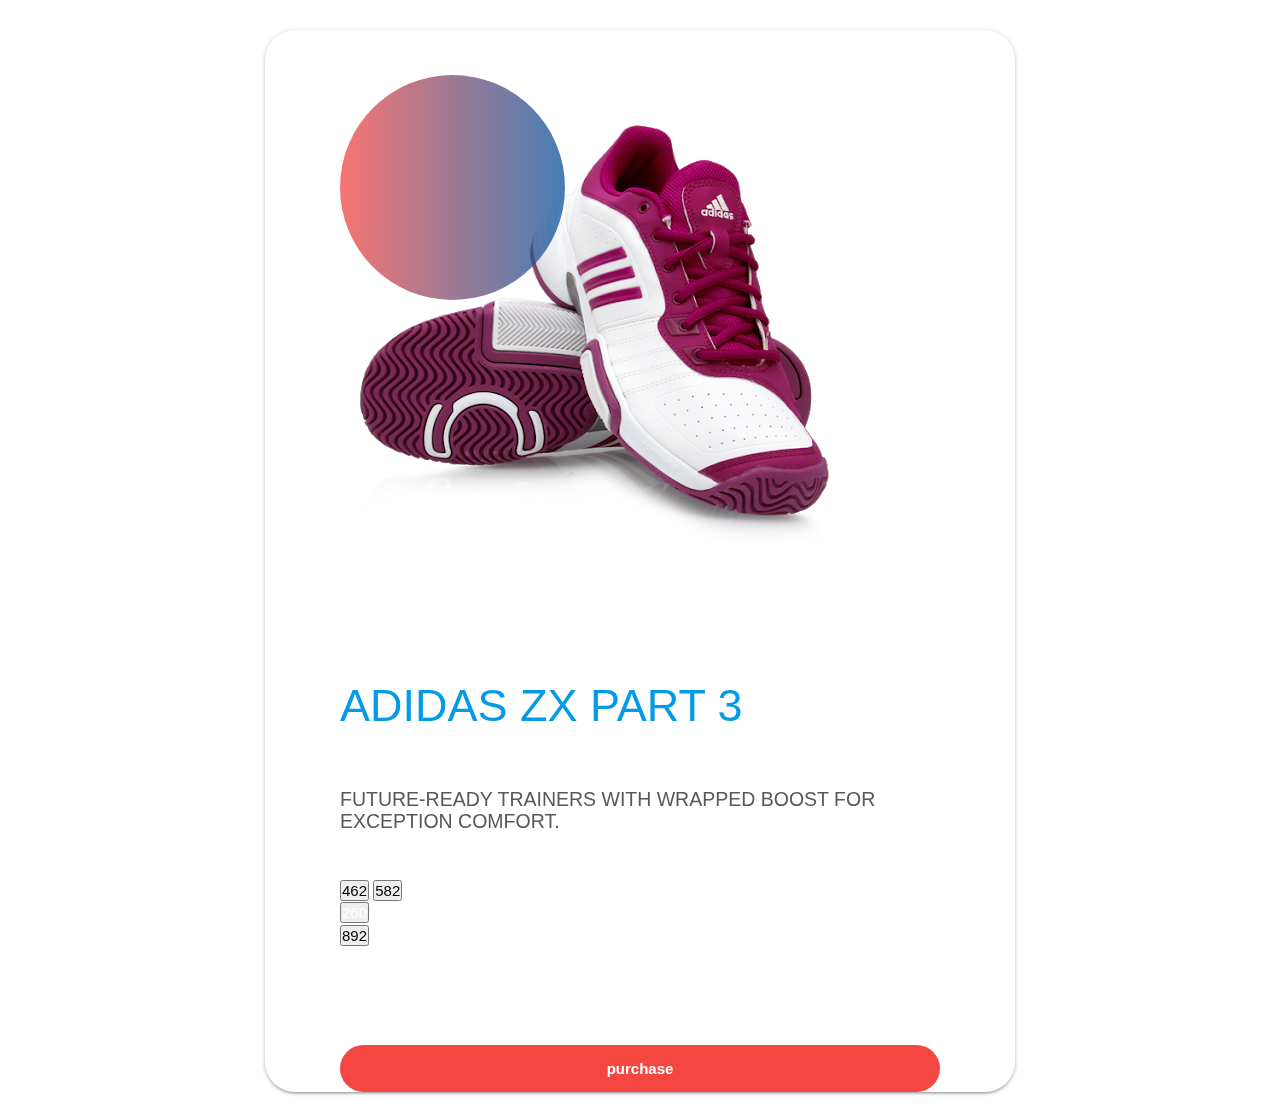
<file: index1.html>
<!DOCTYPE html>
<html>




<head>
	<title>Addidas zx version</title>
	<link rel="stylesheet" type="text/css" href="style.css">
	<link rel="preconnect" href="https://fonts.gstatic.com">
<link href="https://fonts.googleapis.com/css2?family=Poppins:wght@300&display=swap" rel="stylesheet">

<link rel="stylesheet" href="https://cdnjs.cloudflare.com/ajax/libs/materialize/1.0.0/css/materialize.min.css">

	 <script src="https://cdnjs.cloudflare.com/ajax/libs/jquery/3.5.1/jquery.min.js" integrity="sha512-bLT0Qm9VnAYZDflyKcBaQ2gg0hSYNQrJ8RilYldYQ1FxQYoCLtUjuuRuZo+fjqhx/qtq/1itJ0C2ejDxltZVFg==" crossorigin="anonymous"></script>

</head>
<body><br>
<a class="corousel-item " href="https://www.flipkart.com/adidas-originals-zx-flux-men-sneakers/p/itmf3xvy9gc6ysyc">
	<div class="container">
		<div class="card"><br><br>
			<div class="shoe">
			  <div class="circle"></div>
				<img src="img2.png">
			</div><br><br>
			<div class="info">
				<h1>ADIDAS ZX PART 3</h1>
				<h3>FUTURE-READY TRAINERS WITH WRAPPED BOOST FOR EXCEPTION COMFORT.</h3>
			
			<div class="button-sizes">
				<button>462</button>
				<button>582</button>
				<div class="active">
				<button style="color: white;">260</button>
				</div>
				<button>892</button>
			</div><br>
				<div class="purchase">
				<button>purchase</button>
			    </div> 

			</div>   
		</div>
    </div>
</a>
</file>
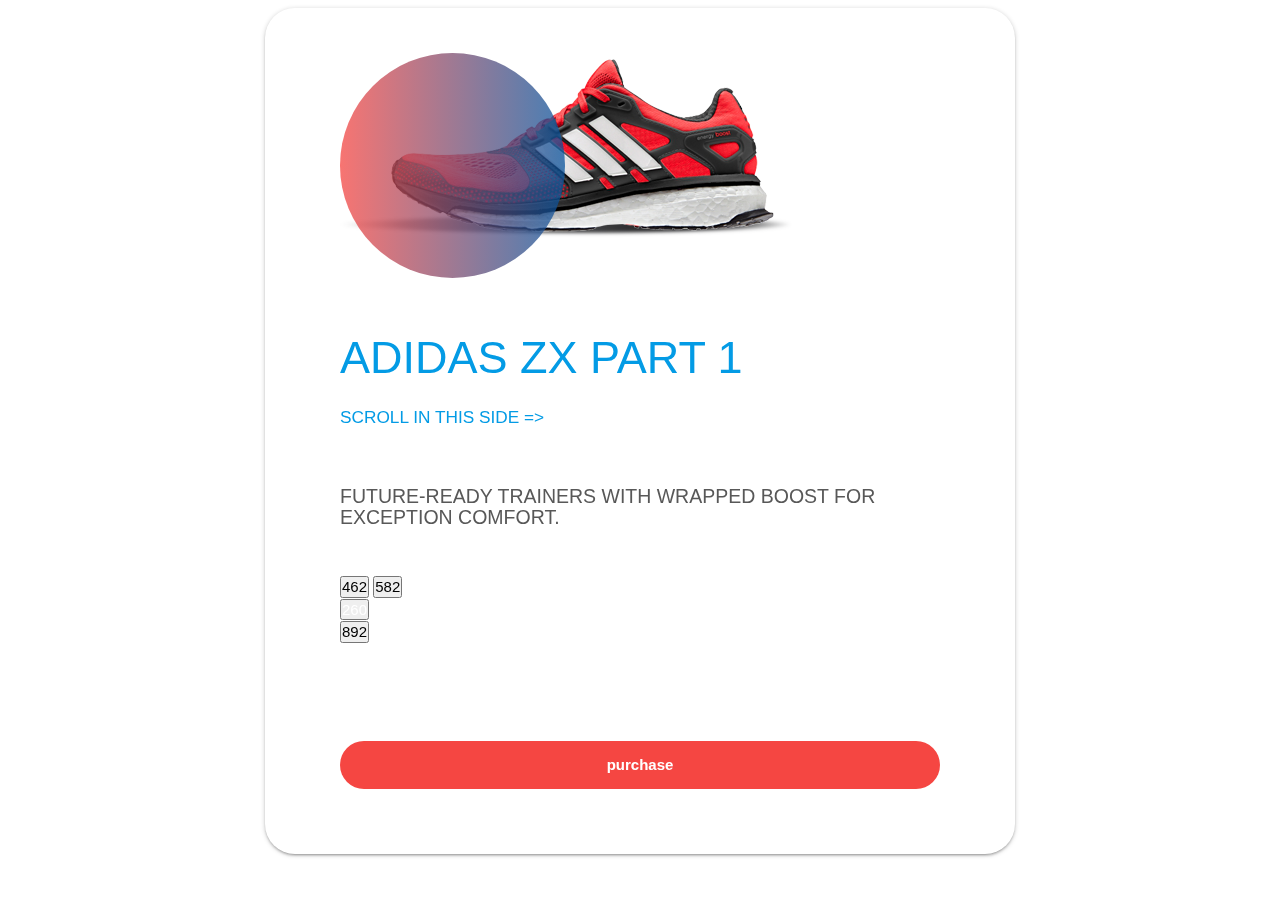
<file: index2.html>
<!DOCTYPE html>
<html>
<head>
	<title>Adidas zx versions</title>
	<link rel="stylesheet" type="text/css" href="style.css">
	<link rel="preconnect" href="https://fonts.gstatic.com">
<link href="https://fonts.googleapis.com/css2?family=Poppins:wght@300&display=swap" rel="stylesheet">

<link rel="stylesheet" href="https://cdnjs.cloudflare.com/ajax/libs/materialize/1.0.0/css/materialize.min.css">

	 <script src="https://cdnjs.cloudflare.com/ajax/libs/jquery/3.5.1/jquery.min.js" integrity="sha512-bLT0Qm9VnAYZDflyKcBaQ2gg0hSYNQrJ8RilYldYQ1FxQYoCLtUjuuRuZo+fjqhx/qtq/1itJ0C2ejDxltZVFg==" crossorigin="anonymous"></script>
</head>
<body>
	<a class="corousel-item" href="https://www.flipkart.com/adidas-zx-500-rm-sneakers-men/p/itmf5aa005749216?pid=SHOFW59GXHSTWMFG&lid=LSTSHOFW59GXHSTWMFG8FNIMV&marketplace=FLIPKART&srno=s_1_5&otracker=search&otracker1=search&fm=SEARCH&iid=737d92c5-d808-4b6c-a2e5-2aa682583bd3.SHOFW59GXHSTWMFG.SEARCH&ppt=sp&ppn=sp&ssid=7g1aae5ckg0000001608096483967&qH=6b036a176d6f5a0a">
<div class="container">
		<div class="card"><br><br>
			<div class="shoe">
			  <div class="circle"></div>
				<img src="img.png">
			</div><br><br>
			<div class="info">
				<h1>ADIDAS ZX PART 1</h1>
				<h6>SCROLL IN THIS SIDE =></h6>
				<h3>FUTURE-READY TRAINERS WITH WRAPPED BOOST FOR EXCEPTION COMFORT.</h3>
			
			<div class="button-sizes">
				<button>462</button>
				<button>582</button>
				<div class="active">
				<button style="color: white;">260</button>
				</div>
				<button>892</button>
			</div><br>
				<div class="purchase">
				<button>purchase</button>
			    </div> 

			</div>   
		</div>
	</div>
</a>
</body>
</html>
</file>
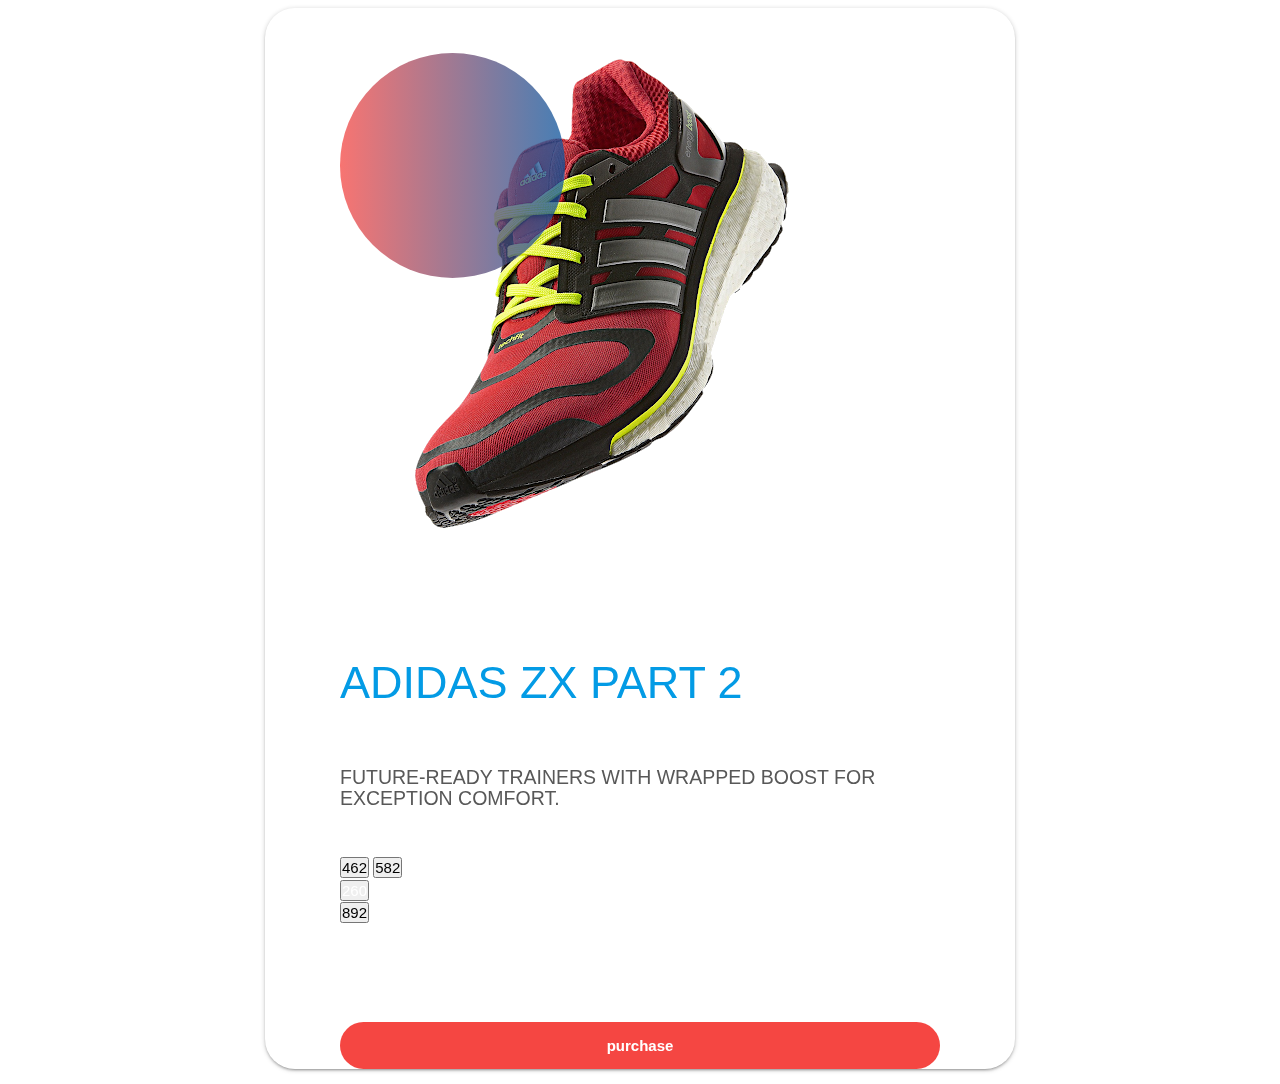
<file: index3.html>
<!DOCTYPE html>
<html>
<head>
		<title>Addidas zx version</title>
	<link rel="stylesheet" type="text/css" href="style.css">
	<link rel="preconnect" href="https://fonts.gstatic.com">
<link href="https://fonts.googleapis.com/css2?family=Poppins:wght@300&display=swap" rel="stylesheet">

<link rel="stylesheet" href="https://cdnjs.cloudflare.com/ajax/libs/materialize/1.0.0/css/materialize.min.css">

	 <script src="https://cdnjs.cloudflare.com/ajax/libs/jquery/3.5.1/jquery.min.js" integrity="sha512-bLT0Qm9VnAYZDflyKcBaQ2gg0hSYNQrJ8RilYldYQ1FxQYoCLtUjuuRuZo+fjqhx/qtq/1itJ0C2ejDxltZVFg==" crossorigin="anonymous"></script>
</head>
<body>
<a class="corousel-item" href="https://shop.adidas.co.in/#!product/FV9996_zx2kboost?cm_mmc=AdieSEM_Feeds-_-GoogleProductAds-_--_-FV9996&cm_mmca1=IN">
	<div class="container">
		<div class="card"><br><br>
			<div class="shoe">
			  <div class="circle"></div>
				<img src="img3.png">
			</div><br><br>
			<div class="info">
				<h1>ADIDAS ZX PART 2</h1>
				<h3>FUTURE-READY TRAINERS WITH WRAPPED BOOST FOR EXCEPTION COMFORT.</h3>
			
			<div class="button-sizes">
				<button>462</button>
				<button>582</button>
				<div class="active">
				<button style="color: white;">260</button>
				</div>
				<button>892</button>
			</div><br>
				<div class="purchase">
				<button>purchase</button>
			    </div> 

			</div>   
		</div>
    </div>
</a>
</body>
</html>
</file>
<file: style.css>
* {
  margin: 0;
  padding: 0;
  box-sizing: border-box;
}
header{
  width: 100%;
  height: 70rem;
  background-repeat: no-repeat;
  background-image: linear-gradient(rgba(255,168,25 ,0.7) ,rgba(255,255,255,0.3), rgba(0,168,122)),  url('img6.jpg');
  background-size: 100% 100%;
  position:relative;
  clip-path: polygon(100% 0%, 100% 75% , 50% 100%, 0 75% ,0 0 );
  color: white;

}



.titlea{
  padding-top: 400px;
}

.titlea h1 {
  text-decoration: uppercase;
  text-align: center;
  font-size: 70px;
  
  }

.titlea  h4 {
  text-decoration: uppercase;
  text-align: center;
  font-size: 40px;
  
}

.footer{
  background-color: rgba(0,0,0,0.9);
  height: 55vh;
}

.bc{
  background-color: dodgerblue;
  clip-path: polygon(100% 0%, 100% 75% , 50% 100%, 0 75% ,0% 78% );
width: 100%;
height: 500px;
}

.bt h4{
  left: 200px;
}

.fa-3x{
  float:  right;
   padding-right: 20px;
}

.copy{
  float: left;
  padding-left: 20px;
}

.bc2{
  background-color: orange;
 clip-path: polygon(70% 50%, 100% 50% , 100% 100%, 0 75% ,0% 78% );
width: 100%;
height: 500px;
}

.card-con:hover{
transform: translateY(25px);
}


.card-con{
  transform-style: preserve-3d;
  height: 30vh;
  width: 20rem ;
  border-radius: 30px !important;
  padding: 0rem 5rem;
  box-shadow: 0 20px 20px rgba(0, 0, 0, 0.2), 0px 0px 50px rgba(0, 0, 0, 0.2);
}
.card-con i{
color: dodgerblue;
padding-top: 10px;
}




.container {
 perspective: 1500px;
  width: 50%;
  display: flex;
  justify-content: center;
  align-items: center;
}
.card {

  transform-style: preserve-3d;
  min-height: 94vh;
  width: 50rem ;
  border-radius: 30px !important;
  padding: 0rem 5rem;
  box-shadow: 0 20px 20px rgba(0, 0, 0, 0.2), 0px 0px 50px rgba(0, 0, 0, 0.2);
}

.navbar-brand img{
width: 200px;
}

.nav-link{
  color: black;
  font-size: 20px;
}

.inner-items{
  background-color: black;
}

.nav-link:hover{
  color: white;
  background-color: black;
}
.sneaker {
  min-height: 35vh;
  display: flex;
  align-items: center;
  justify-content: center;
}
.sneaker img {
  width: 25rem;
  z-index: 5;
  transition: all 0.75s ease-out;
}
.circle {
  width: 15rem;
  height: 15rem;
  background: linear-gradient(
    to right,
    rgba(245, 70, 66, 0.75),
    rgba(8, 83, 156, 0.75)
  );
  position: absolute;
  border-radius: 50%;
  z-index: 4;
}



#myBtn {
  display: none;
  position: fixed;
  bottom: 20px;
  right: 30px;
  z-index: 98;
  border: none;
  outline: none;
  background-color: dodgerblue;
  color: white;
  cursor: pointer;
  padding: 15px;
  border-radius: 4px;
}


#myBtn:hover {
  background-color: green;
}

.info h1 {
  font-size: 3rem;
  transition: all 0.75s ease-out;
}
.info h3 {
  font-size: 1.3rem;
  padding: 2rem 0rem;
  color: #585858;
  font-weight: lighter;
  transition: all 0.75s ease-out;
}
.sizes {
  display: flex;
  justify-content: space-between;
  transition: all 0.75s ease-out;
}
.sizes button {
  padding: 0.5rem 2rem;
  background: none;
  border: none;
  box-shadow: 0px 5px 10px rgba(0, 0, 0, 0.2);
  border-radius: 30px;
  cursor: pointer;
  font-weight: bold;
  color: #585858;
}
button.active {
  background: #585858;
  color: white;
}
.purchase {
  margin-top: 5rem;
  transition: all 0.75s ease-out;
}
.purchase button {
  width: 100%;
  padding: 1rem 0rem;
  background: #f54642;
  border: none;
  color: white;
  cursor: pointer;
  border-radius: 30px;
  font-weight: bolder;}




.card2 {
  background-color: white;
   transform-style: preserve-3d;
  min-height: 80vh;
  width: 32rem ;
  border-radius: 30px !important;
  padding: 0rem 5rem;
  box-shadow: 0 20px 20px rgba(0, 0, 0, 0.2), 0px 0px 50px rgba(0, 0, 0, 0.2);
}

.sneaker2 {
  min-height: 35vh;
  display: flex;
  align-items: center;
  justify-content: center;
}
.sneaker2 img {
  width: 20rem;
  z-index: 2;
  transition: all 0.75s ease-out;
}
.circle2 {
  width: 15rem;
  height: 15rem;
  background: linear-gradient(
    to right,
    rgba(245, 70, 66, 0.75),
    rgba(8, 83, 156, 0.75)
  );
  position: absolute;
  border-radius: 50%;
  z-index: 1;
}

.info2 h1 {
  font-size: 3rem;
  transition: all 0.75s ease-out;
}
.info2 h3 {
  font-size: 1.3rem;
  padding: 2rem 0rem;
  color: #585858;
  font-weight: lighter;
  transition: all 0.75s ease-out;
}
.sizes2 {
  display: flex;
  justify-content: space-between;
  transition: all 0.75s ease-out;
}
.sizes2 button {
  padding: 0.5rem 2rem;
  background: none;
  border: none;
  box-shadow: 0px 5px 10px rgba(0, 0, 0, 0.2);
  border-radius: 30px;
  cursor: pointer;
  font-weight: bold;
  color: #585858;
}
button.active2 {
  background: #585858;
  color: white;
}
.purchase2 {
  margin-top: 5rem;
  transition: all 0.75s ease-out;
}
.purchase2 button {
  width: 100%;
  padding: 1rem 0rem;
  background: #f54642;
  border: none;
  color: white;
  cursor: pointer;
  border-radius: 30px;
  font-weight: bolder;
</file>
